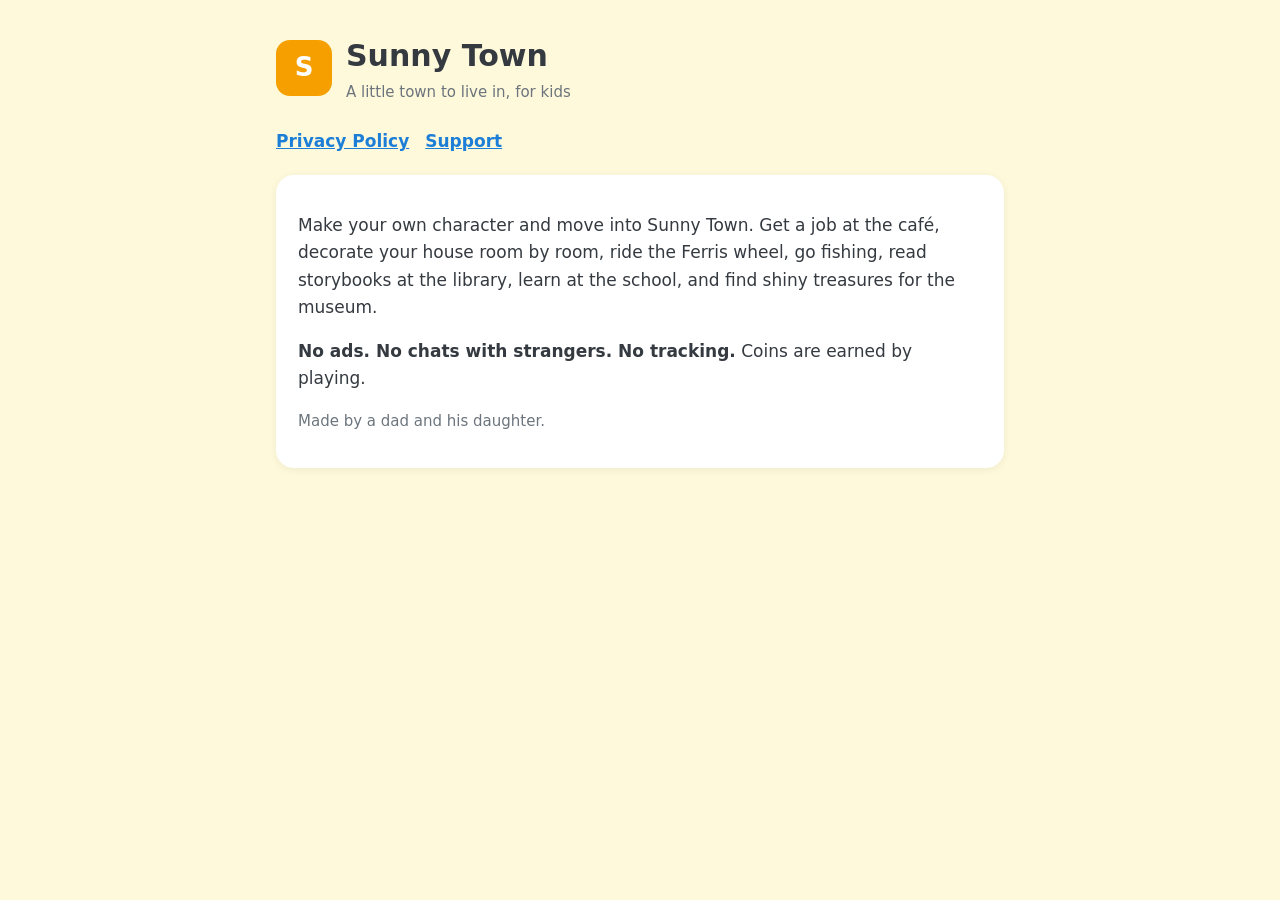
<file: index.html>
<!doctype html>
<html lang="en"><head><meta charset="utf-8"><meta name="viewport" content="width=device-width, initial-scale=1">
<title>Sunny Town</title><link rel="stylesheet" href="style.css"></head>
<body><main>
<header><div class="logo">S</div><div><h1>Sunny Town</h1><div class="muted">A little town to live in, for kids</div></div></header>
<nav><a href="privacy.html">Privacy Policy</a><a href="support.html">Support</a></nav>
<div class="card" style="margin-top:20px">
<p>Make your own character and move into Sunny Town. Get a job at the café, decorate your house room by room, ride the Ferris wheel, go fishing, read storybooks at the library, learn at the school, and find shiny treasures for the museum.</p>
<p><strong>No ads. No chats with strangers. No tracking.</strong> Coins are earned by playing.</p>
<p class="muted">Made by a dad and his daughter.</p>
</div>
</main></body></html>
</file>
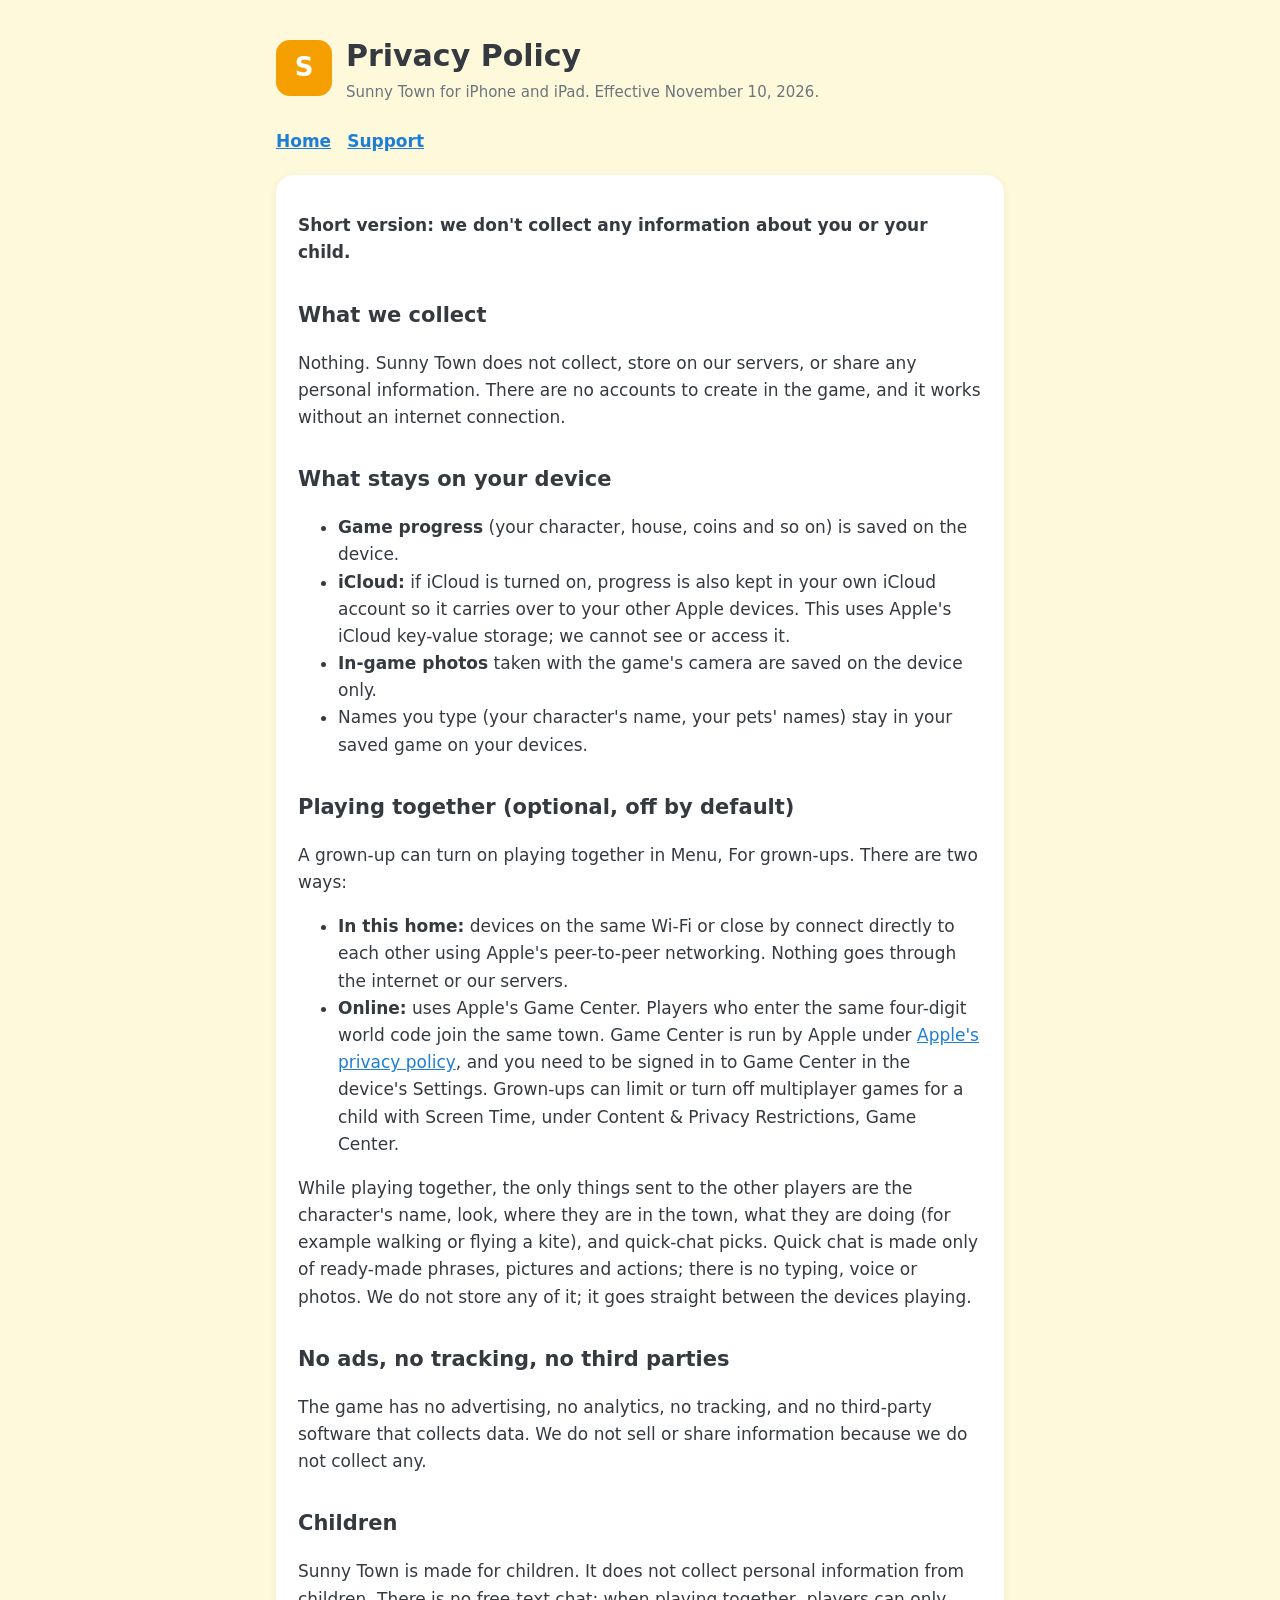
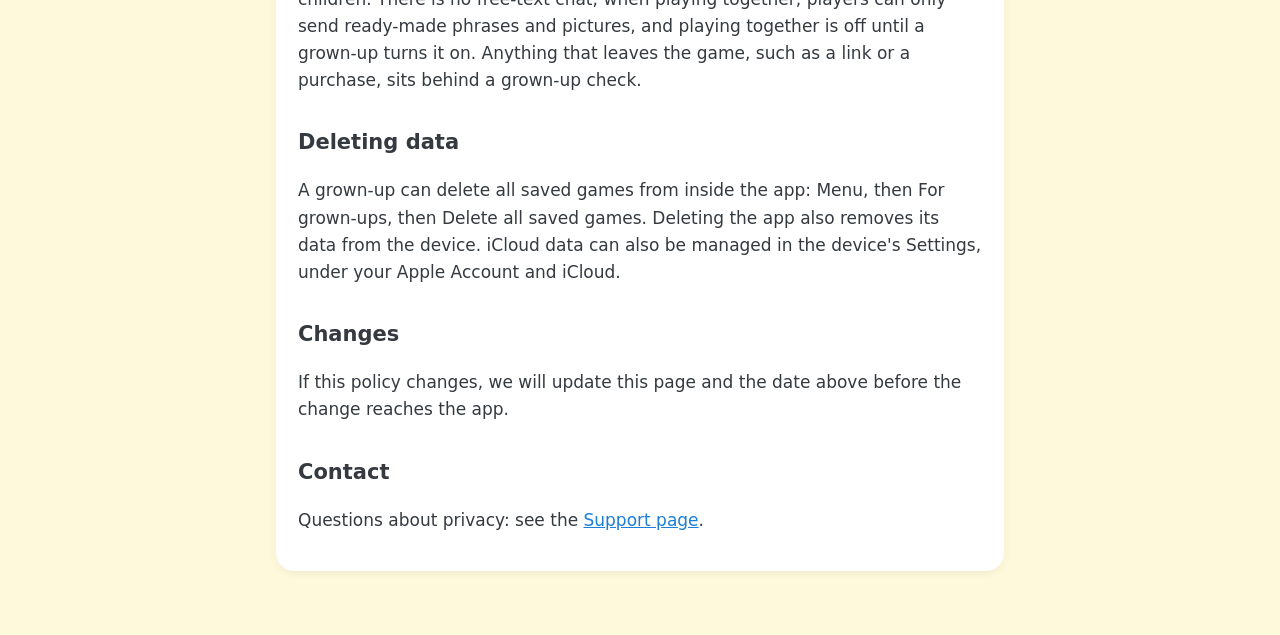
<file: privacy.html>
<!doctype html>
<html lang="en"><head><meta charset="utf-8"><meta name="viewport" content="width=device-width, initial-scale=1">
<title>Privacy Policy</title><link rel="stylesheet" href="style.css"></head>
<body><main>
<header><div class="logo">S</div><div><h1>Privacy Policy</h1><div class="muted">Sunny Town for iPhone and iPad. Effective November 10, 2026.</div></div></header>
<nav><a href="index.html">Home</a><a href="support.html">Support</a></nav>
<div class="card" style="margin-top:20px">
<p><strong>Short version: we don't collect any information about you or your child.</strong></p>

<h2>What we collect</h2>
<p>Nothing. Sunny Town does not collect, store on our servers, or share any personal information. There are no accounts to create in the game, and it works without an internet connection.</p>

<h2>What stays on your device</h2>
<ul>
<li><strong>Game progress</strong> (your character, house, coins and so on) is saved on the device.</li>
<li><strong>iCloud:</strong> if iCloud is turned on, progress is also kept in your own iCloud account so it carries over to your other Apple devices. This uses Apple's iCloud key-value storage; we cannot see or access it.</li>
<li><strong>In-game photos</strong> taken with the game's camera are saved on the device only.</li>
<li>Names you type (your character's name, your pets' names) stay in your saved game on your devices.</li>
</ul>

<h2>Playing together (optional, off by default)</h2>
<p>A grown-up can turn on playing together in Menu, For grown-ups. There are two ways:</p>
<ul>
<li><strong>In this home:</strong> devices on the same Wi-Fi or close by connect directly to each other using Apple's peer-to-peer networking. Nothing goes through the internet or our servers.</li>
<li><strong>Online:</strong> uses Apple's Game Center. Players who enter the same four-digit world code join the same town. Game Center is run by Apple under <a href="https://www.apple.com/legal/privacy/">Apple's privacy policy</a>, and you need to be signed in to Game Center in the device's Settings. Grown-ups can limit or turn off multiplayer games for a child with Screen Time, under Content &amp; Privacy Restrictions, Game Center.</li>
</ul>
<p>While playing together, the only things sent to the other players are the character's name, look, where they are in the town, what they are doing (for example walking or flying a kite), and quick-chat picks. Quick chat is made only of ready-made phrases, pictures and actions; there is no typing, voice or photos. We do not store any of it; it goes straight between the devices playing.</p>

<h2>No ads, no tracking, no third parties</h2>
<p>The game has no advertising, no analytics, no tracking, and no third-party software that collects data. We do not sell or share information because we do not collect any.</p>

<h2>Children</h2>
<p>Sunny Town is made for children. It does not collect personal information from children. There is no free-text chat; when playing together, players can only send ready-made phrases and pictures, and playing together is off until a grown-up turns it on. Anything that leaves the game, such as a link or a purchase, sits behind a grown-up check.</p>

<h2>Deleting data</h2>
<p>A grown-up can delete all saved games from inside the app: Menu, then For grown-ups, then Delete all saved games. Deleting the app also removes its data from the device. iCloud data can also be managed in the device's Settings, under your Apple Account and iCloud.</p>

<h2>Changes</h2>
<p>If this policy changes,  we will update this page and the date above before the change reaches the app.</p>

<h2>Contact</h2>
<p>Questions about privacy: see the <a href="support.html">Support page</a>.</p>
</div>
</main></body></html>
</file>
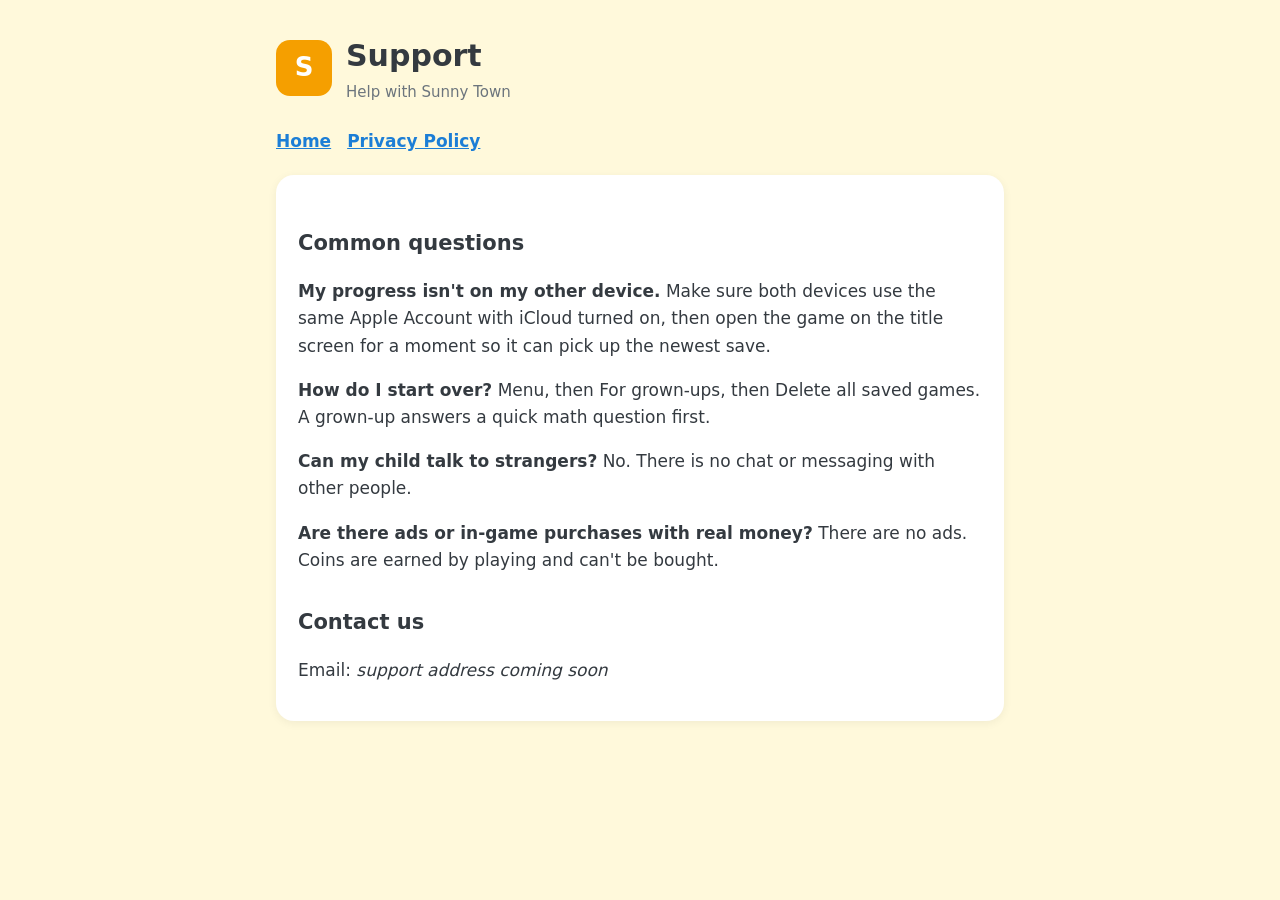
<file: support.html>
<!doctype html>
<html lang="en"><head><meta charset="utf-8"><meta name="viewport" content="width=device-width, initial-scale=1">
<title>Support</title><link rel="stylesheet" href="style.css"></head>
<body><main>
<header><div class="logo">S</div><div><h1>Support</h1><div class="muted">Help with Sunny Town</div></div></header>
<nav><a href="index.html">Home</a><a href="privacy.html">Privacy Policy</a></nav>
<div class="card" style="margin-top:20px">
<h2>Common questions</h2>
<p><strong>My progress isn't on my other device.</strong> Make sure both devices use the same Apple Account with iCloud turned on, then open the game on the title screen for a moment so it can pick up the newest save.</p>
<p><strong>How do I start over?</strong> Menu, then For grown-ups, then Delete all saved games. A grown-up answers a quick math question first.</p>
<p><strong>Can my child talk to strangers?</strong> No. There is no chat or messaging with other people.</p>
<p><strong>Are there ads or in-game purchases with real money?</strong> There are no ads. Coins are earned by playing and can't be bought.</p>

<h2>Contact us</h2>
<p>Email: <em>support address coming soon</em></p>
</div>
</main></body></html>
</file>
<file: style.css>
:root { --bg: #FFF9DB; --card: #FFFFFF; --ink: #343A40; --muted: #6C757D; --accent: #F59F00; --link: #1C7ED6; }
@media (prefers-color-scheme: dark) { :root { --bg: #1B1F27; --card: #262B36; --ink: #F1F3F5; --muted: #ADB5BD; --accent: #FCC419; --link: #74C0FC; } }
* { box-sizing: border-box; }
body { margin: 0; background: var(--bg); color: var(--ink); font: 17px/1.6 ui-rounded, -apple-system, "SF Pro Rounded", system-ui, sans-serif; }
main { max-width: 760px; margin: 0 auto; padding: 32px 16px 64px; }
header { display: flex; align-items: center; gap: 14px; margin-bottom: 24px; }
.logo { width: 56px; height: 56px; border-radius: 14px; background: var(--accent); display: grid; place-items: center; color: #fff; font-weight: 900; font-size: 26px; }
h1 { margin: 0; font-size: 30px; } h2 { margin-top: 32px; font-size: 21px; }
.card { background: var(--card); border-radius: 18px; padding: 20px 22px; box-shadow: 0 2px 10px rgba(0,0,0,.06); }
a { color: var(--link); } nav a { margin-right: 16px; font-weight: 700; }
.muted { color: var(--muted); font-size: 15px; }
</file>
